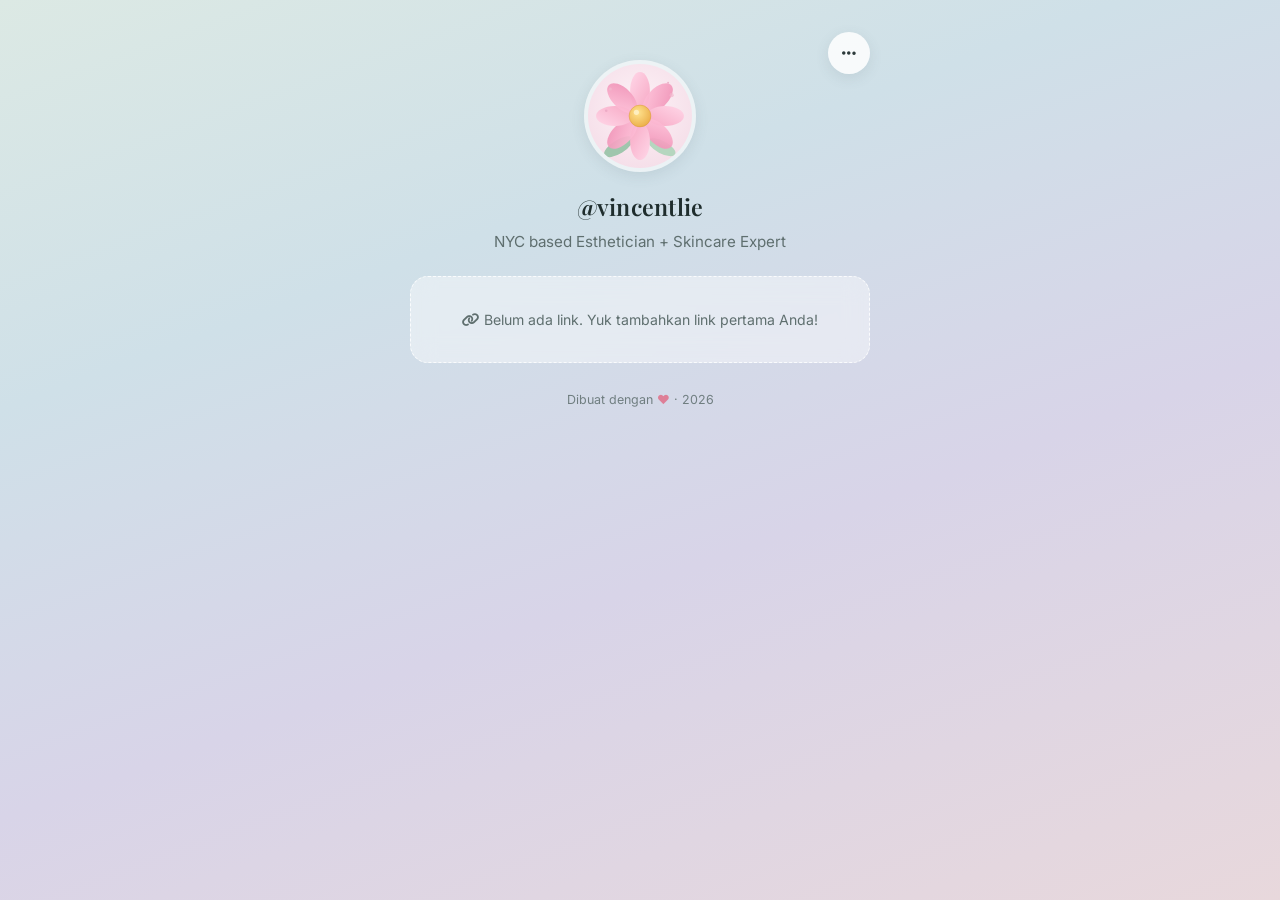
<file: index.html>
<!DOCTYPE html>
<html lang="id">
<head>
    <meta charset="UTF-8">
    <meta name="viewport" content="width=device-width, initial-scale=1.0">
    <title>Vincent Lie | Bio & Official Links</title>
    <meta name="description" content="Koleksi tautan resmi, portofolio, produk, dan media sosial Vincent Lie.">

    <link rel="icon" href="data:image/svg+xml,<svg xmlns=%22http://www.w3.org/2000/svg%22 viewBox=%220%22%200%20100%20100%22><text y=%22.9em%22 font-size=%2290%22>🔗</text></svg>">

    <!-- Google Fonts -->
    <link rel="preconnect" href="https://fonts.googleapis.com">
    <link rel="preconnect" href="https://fonts.gstatic.com" crossorigin>
    <link href="https://fonts.googleapis.com/css2?family=Playfair+Display:wght@500;600;700&family=Inter:wght@300;400;500;600;700&display=swap" rel="stylesheet">

    <!-- FontAwesome Icons -->
    <link rel="stylesheet" href="https://cdnjs.cloudflare.com/ajax/libs/font-awesome/6.5.1/css/all.min.css">

    <!-- Custom CSS -->
    <link rel="stylesheet" href="style.css">
</head>
<body>

    <main class="page-wrapper">
        <div class="profile-card">

            <!-- Tombol menu kanan atas (login / logout / admin) -->
            <button class="menu-btn" id="btn-auth" title="Masuk Admin" aria-label="Menu Admin">
                <i class="fas fa-ellipsis" id="btn-auth-icon"></i>
            </button>

            <!-- Avatar -->
            <div class="avatar-wrapper">
                <img src="" alt="Foto Profil" id="profile-avatar" class="avatar-img">
            </div>

            <!-- Nama & Bio -->
            <h1 class="profile-handle" id="profile-handle">@vincentlie</h1>
            <p class="profile-bio" id="profile-bio">Loading bio...</p>

            <!-- Menu Actions Admin (hanya tampil setelah login) -->
            <div class="admin-bar" id="admin-bar" style="display: none;">
                <button class="admin-chip" id="btn-add-link">
                    <i class="fas fa-plus"></i> Tambah Link
                </button>
                <button class="admin-chip logout" id="btn-logout">
                    <i class="fas fa-right-from-bracket"></i> Keluar
                </button>
            </div>

            <!-- Daftar Link -->
            <nav class="links-list" id="links-container">
                <!-- Link cards di-generate oleh app.js -->
            </nav>

            <!-- Footer kecil -->
            <footer class="page-footer">
                <p>Dibuat dengan <span class="heart">❤</span> · <span id="current-year">2026</span></p>
            </footer>

        </div>
    </main>

    <!-- Modal: Editor Link (Add / Edit) -->
    <div class="modal-backdrop" id="modal-link-editor">
        <div class="modal-dialog">
            <div class="modal-header">
                <h3 id="link-editor-title"><i class="fas fa-plus"></i> Tambah Link</h3>
                <button class="modal-close" data-close="modal-link-editor"><i class="fas fa-times"></i></button>
            </div>
            <div class="modal-body">
                <form id="link-editor-form">
                    <input type="hidden" id="link-id" value="">

                    <div class="form-group">
                        <label for="link-title">Judul Link *</label>
                        <input type="text" id="link-title" placeholder="Misal: Product Recommendations" required>
                    </div>

                    <div class="form-group">
                        <label for="link-url">URL *</label>
                        <input type="url" id="link-url" placeholder="https://contoh.com" required>
                    </div>

                    <div class="form-group">
                        <label for="link-subtitle">Deskripsi Singkat</label>
                        <input type="text" id="link-subtitle" placeholder="Opsional">
                    </div>

                    <label class="checkbox-inline" for="link-highlighted">
                        <input type="checkbox" id="link-highlighted">
                        <span>Tandai sebagai link unggulan</span>
                    </label>

                    <div class="form-actions">
                        <button type="button" class="btn-ghost" id="btn-cancel-link">Batal</button>
                        <button type="submit" class="btn-solid">
                            <i class="fas fa-save"></i> Simpan
                        </button>
                    </div>
                </form>
            </div>
        </div>
    </div>

    <!-- Toast Notification -->
    <div class="toast-container" id="toast-container"></div>

    <!-- Scripts -->
    <script src="data.js"></script>
    <script src="auth.js"></script>
    <script src="app.js"></script>
</body>
</html>
</file>
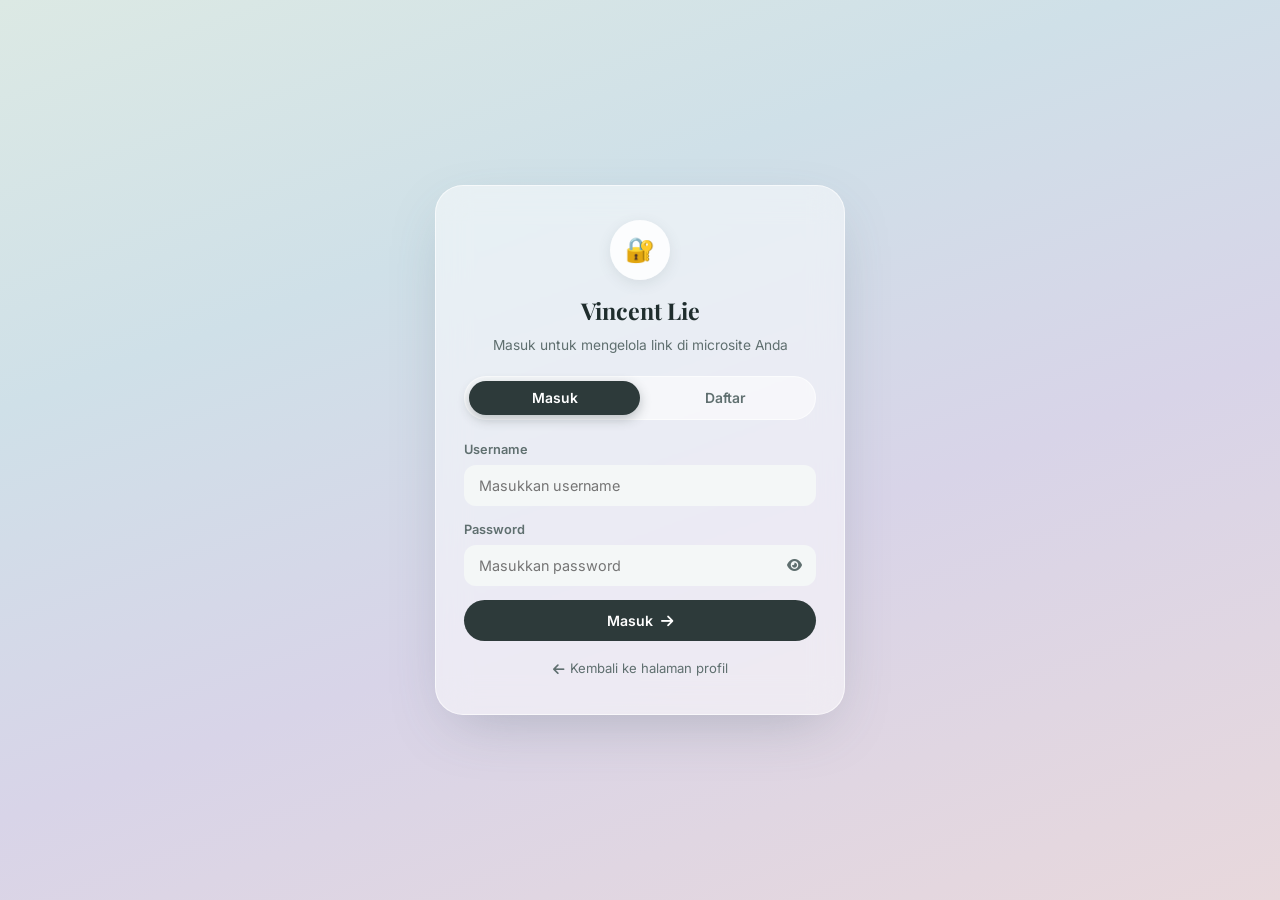
<file: login.html>
<!DOCTYPE html>
<html lang="id">
<head>
    <meta charset="UTF-8">
    <meta name="viewport" content="width=device-width, initial-scale=1.0">
    <title>Masuk | Vincent Lie Links</title>
    <meta name="description" content="Halaman login admin untuk mengelola link microsite.">

    <link rel="icon" href="data:image/svg+xml,<svg xmlns=%22http://www.w3.org/2000/svg%22 viewBox=%220%22%200%20100%20100%22><text y=%22.9em%22 font-size=%2290%22>🔐</text></svg>">

    <!-- Google Fonts -->
    <link rel="preconnect" href="https://fonts.googleapis.com">
    <link rel="preconnect" href="https://fonts.gstatic.com" crossorigin>
    <link href="https://fonts.googleapis.com/css2?family=Playfair+Display:wght@500;600;700&family=Inter:wght@300;400;500;600;700&display=swap" rel="stylesheet">

    <!-- FontAwesome Icons -->
    <link rel="stylesheet" href="https://cdnjs.cloudflare.com/ajax/libs/font-awesome/6.5.1/css/all.min.css">

    <!-- Custom CSS -->
    <link rel="stylesheet" href="style.css">
</head>
<body class="auth-page">

    <main class="auth-wrapper">
        <div class="auth-card">

            <div class="auth-logo">🔐</div>
            <h1 class="auth-title">Vincent Lie</h1>
            <p class="auth-sub">Masuk untuk mengelola link di microsite Anda</p>

            <!-- Tab Switcher -->
            <div class="auth-tabs">
                <button type="button" class="auth-tab active" data-tab="login">Masuk</button>
                <button type="button" class="auth-tab" data-tab="register">Daftar</button>
            </div>

            <!-- Form Login -->
            <form id="login-form" class="auth-form active" novalidate>
                <div class="auth-error"></div>

                <div class="form-group">
                    <label for="login-username">Username</label>
                    <input type="text" id="login-username" placeholder="Masukkan username" autocomplete="username" required>
                </div>

                <div class="form-group">
                    <label for="login-password">Password</label>
                    <div class="password-field">
                        <input type="password" id="login-password" placeholder="Masukkan password" autocomplete="current-password" required>
                        <button type="button" class="toggle-pass" data-target="login-password" aria-label="Tampilkan password">
                            <i class="fas fa-eye"></i>
                        </button>
                    </div>
                </div>

                <button type="submit" class="btn-solid">
                    <span>Masuk</span> <i class="fas fa-arrow-right"></i>
                </button>
            </form>

            <!-- Form Register -->
            <form id="register-form" class="auth-form" novalidate>
                <div class="auth-error"></div>

                <div class="form-group">
                    <label for="register-name">Nama Lengkap</label>
                    <input type="text" id="register-name" placeholder="Misal: Budi Santoso" autocomplete="name">
                </div>

                <div class="form-group">
                    <label for="register-username">Username</label>
                    <input type="text" id="register-username" placeholder="Minimal 3 karakter" autocomplete="username" required>
                </div>

                <div class="form-group">
                    <label for="register-password">Password</label>
                    <div class="password-field">
                        <input type="password" id="register-password" placeholder="Minimal 6 karakter" autocomplete="new-password" required>
                        <button type="button" class="toggle-pass" data-target="register-password" aria-label="Tampilkan password">
                            <i class="fas fa-eye"></i>
                        </button>
                    </div>
                </div>

                <div class="form-group">
                    <label for="register-confirm">Konfirmasi Password</label>
                    <div class="password-field">
                        <input type="password" id="register-confirm" placeholder="Ulangi password" autocomplete="new-password" required>
                        <button type="button" class="toggle-pass" data-target="register-confirm" aria-label="Tampilkan password">
                            <i class="fas fa-eye"></i>
                        </button>
                    </div>
                </div>

                <button type="submit" class="btn-solid">
                    <span>Daftar Sekarang</span> <i class="fas fa-user-plus"></i>
                </button>
            </form>

            <a href="index.html" class="auth-back-link">
                <i class="fas fa-arrow-left"></i> Kembali ke halaman profil
            </a>

        </div>
    </main>

    <script src="auth.js"></script>
</body>
</html>
</file>
<file: style.css>
/* ==========================================================================
   LINKTREE MINIMALIS — Pastel Glassmorphism Design
   ========================================================================== */

:root {
    --font-serif: 'Playfair Display', Georgia, serif;
    --font-sans: 'Inter', -apple-system, BlinkMacSystemFont, 'Segoe UI', Roboto, sans-serif;

    /* Warna pastel lembut seperti Linktree klasik */
    --grad-main: linear-gradient(160deg, #dce9e4 0%, #cfe0e8 30%, #d8d4e8 60%, #e8d8dc 100%);
    --glass: rgba(255, 255, 255, 0.42);
    --glass-strong: rgba(255, 255, 255, 0.65);
    --glass-border: rgba(255, 255, 255, 0.55);

    --text-main: #2d3a3a;
    --text-muted: #5f6f6f;

    --radius-xl: 28px;
    --radius-lg: 18px;
    --radius-full: 9999px;

    --shadow-card: 0 20px 60px -20px rgba(80, 100, 110, 0.35);
    --shadow-btn: 0 4px 14px rgba(80, 100, 110, 0.12);
    --shadow-btn-hover: 0 8px 24px rgba(80, 100, 110, 0.2);

    --transition: all 0.25s cubic-bezier(0.16, 1, 0.3, 1);
}

/* Reset & Base */
* {
    margin: 0;
    padding: 0;
    box-sizing: border-box;
    -webkit-tap-highlight-color: transparent;
}

html { scroll-behavior: smooth; }

body {
    font-family: var(--font-sans);
    background: var(--grad-main);
    background-attachment: fixed;
    color: var(--text-main);
    min-height: 100vh;
    display: flex;
    justify-content: center;
    padding: 32px 16px;
    line-height: 1.5;
}

/* ==========================================================================
   LAYOUT UTAMA
   ========================================================================== */

.page-wrapper {
    width: 100%;
    max-width: 460px;
}

.profile-card {
    position: relative;
    display: flex;
    flex-direction: column;
    align-items: center;
    text-align: center;
}

/* Tombol titik-tiga di kanan atas */
.menu-btn {
    position: absolute;
    top: 0;
    right: 0;
    width: 42px;
    height: 42px;
    border-radius: 50%;
    background: rgba(255, 255, 255, 0.85);
    border: none;
    color: var(--text-main);
    font-size: 1rem;
    cursor: pointer;
    display: flex;
    align-items: center;
    justify-content: center;
    box-shadow: var(--shadow-btn);
    transition: var(--transition);
    z-index: 5;
}

.menu-btn:hover {
    transform: scale(1.08);
    box-shadow: var(--shadow-btn-hover);
}

/* ==========================================================================
   PROFIL
   ========================================================================== */

.avatar-wrapper {
    width: 112px;
    height: 112px;
    margin: 28px 0 18px 0;
    border-radius: 50%;
    padding: 4px;
    background: rgba(255, 255, 255, 0.6);
    box-shadow: var(--shadow-btn);
}

.avatar-img {
    width: 100%;
    height: 100%;
    border-radius: 50%;
    object-fit: cover;
    display: block;
}

.profile-handle {
    font-family: var(--font-serif);
    font-size: 1.45rem;
    font-weight: 600;
    letter-spacing: 0.01em;
    color: #1f2d2d;
    margin-bottom: 6px;
}

.profile-bio {
    font-size: 0.95rem;
    color: var(--text-muted);
    max-width: 320px;
    margin-bottom: 22px;
}

/* ==========================================================================
   ADMIN BAR
   ========================================================================== */

.admin-bar {
    display: flex;
    gap: 8px;
    margin-bottom: 20px;
    flex-wrap: wrap;
    justify-content: center;
}

.admin-chip {
    display: inline-flex;
    align-items: center;
    gap: 6px;
    padding: 8px 16px;
    border-radius: var(--radius-full);
    border: 1px solid rgba(45, 58, 58, 0.15);
    background: rgba(255, 255, 255, 0.7);
    color: var(--text-main);
    font-family: var(--font-sans);
    font-size: 0.8rem;
    font-weight: 600;
    cursor: pointer;
    transition: var(--transition);
}

.admin-chip:hover {
    background: #ffffff;
    transform: translateY(-2px);
    box-shadow: var(--shadow-btn-hover);
}

.admin-chip.logout {
    color: #b04a4a;
    border-color: rgba(176, 74, 74, 0.25);
}

.admin-chip.logout:hover {
    background: #fdf1f1;
}

/* ==========================================================================
   DAFTAR LINK — PILLS KACA
   ========================================================================== */

.links-list {
    width: 100%;
    display: flex;
    flex-direction: column;
    gap: 14px;
}

.link-pill {
    position: relative;
    display: flex;
    align-items: center;
    justify-content: center;
    gap: 10px;
    min-height: 58px;
    padding: 14px 52px;
    background: var(--glass);
    border: 1px solid var(--glass-border);
    border-radius: var(--radius-lg);
    backdrop-filter: blur(12px);
    -webkit-backdrop-filter: blur(12px);
    box-shadow: var(--shadow-btn);
    cursor: pointer;
    text-align: center;
    transition: var(--transition);
    overflow: hidden;
}

.link-pill:hover {
    background: var(--glass-strong);
    transform: translateY(-3px);
    box-shadow: var(--shadow-btn-hover);
}

.link-pill:active {
    transform: translateY(-1px) scale(0.99);
}

.link-pill.highlighted {
    border: 1.5px solid rgba(255, 255, 255, 0.9);
    background: rgba(255, 255, 255, 0.55);
}

.link-pill-title {
    font-family: var(--font-serif);
    font-size: 0.98rem;
    font-weight: 600;
    color: #22303a;
    line-height: 1.35;
}

.link-pill-subtitle {
    display: block;
    font-family: var(--font-sans);
    font-size: 0.74rem;
    font-weight: 400;
    color: var(--text-muted);
    margin-top: 2px;
}

/* Baris titik-tiga di kanan tiap link */
.pill-menu {
    position: absolute;
    right: 16px;
    top: 50%;
    transform: translateY(-50%);
    display: flex;
    align-items: center;
    gap: 4px;
}

/* Tombol Edit & Hapus yang selalu terlihat saat mode admin */
.pill-action {
    width: 30px;
    height: 30px;
    border-radius: 50%;
    border: none;
    background: rgba(255, 255, 255, 0.75);
    color: #4a5a5a;
    cursor: pointer;
    display: flex;
    align-items: center;
    justify-content: center;
    font-size: 0.75rem;
    box-shadow: 0 2px 8px rgba(80, 100, 110, 0.15);
    transition: var(--transition);
}

.pill-action:hover {
    transform: scale(1.12);
    background: #ffffff;
}

.pill-action.edit:hover {
    color: #2e7d6b;
    background: #e8f5f1;
}

.pill-action.delete:hover {
    color: #c0392b;
    background: #fdeeec;
}

/* Beri ruang ekstra di kanan pill saat tombol admin tampil */
.link-pill.admin-actions {
    padding-right: 118px;
    padding-left: 24px;
}

.link-pill.admin-actions .pill-content {
    transform: translateX(0);
}

@media (max-width: 480px) {
    .link-pill.admin-actions {
        padding-right: 104px;
        padding-left: 18px;
    }

    .pill-action {
        width: 27px;
        height: 27px;
        font-size: 0.68rem;
    }

    .pill-menu {
        right: 10px;
        gap: 3px;
    }
}

.pill-dots {
    width: 30px;
    height: 30px;
    border-radius: 50%;
    border: none;
    background: transparent;
    color: #4a5a5a;
    cursor: pointer;
    display: flex;
    align-items: center;
    justify-content: center;
    font-size: 0.8rem;
    transition: var(--transition);
}

.pill-dots:hover {
    background: rgba(255, 255, 255, 0.8);
}

/* Dropdown menu per link (copy, edit, hapus) */
.pill-dropdown {
    position: absolute;
    right: 12px;
    top: calc(100% + 6px);
    background: #ffffff;
    border-radius: 14px;
    box-shadow: 0 12px 32px rgba(40, 60, 70, 0.2);
    padding: 6px;
    min-width: 170px;
    z-index: 20;
    display: none;
    text-align: left;
}

.pill-dropdown.open {
    display: block;
    animation: dropIn 0.18s cubic-bezier(0.16, 1, 0.3, 1);
}

@keyframes dropIn {
    from { opacity: 0; transform: translateY(-6px); }
    to { opacity: 1; transform: translateY(0); }
}

.pill-dropdown button {
    display: flex;
    align-items: center;
    gap: 10px;
    width: 100%;
    padding: 9px 12px;
    background: transparent;
    border: none;
    border-radius: 10px;
    font-family: var(--font-sans);
    font-size: 0.84rem;
    font-weight: 500;
    color: var(--text-main);
    cursor: pointer;
    transition: var(--transition);
}

.pill-dropdown button:hover {
    background: #f0f4f4;
}

.pill-dropdown button.danger {
    color: #c0392b;
}

.pill-dropdown button.danger:hover {
    background: #fdf0ee;
}

.pill-dropdown button i {
    width: 16px;
    text-align: center;
    color: var(--text-muted);
}

.pill-dropdown button.danger i {
    color: #c0392b;
}

/* Empty state */
.empty-links {
    padding: 32px 16px;
    background: var(--glass);
    border: 1px dashed rgba(255, 255, 255, 0.8);
    border-radius: var(--radius-lg);
    color: var(--text-muted);
    font-size: 0.88rem;
    backdrop-filter: blur(12px);
}

/* Tombol tambah link (mobile style ala Linktree) */
.btn-add-link {
    display: flex;
    align-items: center;
    justify-content: center;
    gap: 8px;
    width: 100%;
    min-height: 54px;
    margin-bottom: 4px;
    background: rgba(255, 255, 255, 0.55);
    border: 1.5px dashed rgba(45, 58, 58, 0.3);
    border-radius: var(--radius-lg);
    color: var(--text-main);
    font-family: var(--font-sans);
    font-size: 0.9rem;
    font-weight: 600;
    cursor: pointer;
    transition: var(--transition);
}

.btn-add-link:hover {
    background: rgba(255, 255, 255, 0.8);
    border-style: solid;
}

/* ==========================================================================
   FOOTER
   ========================================================================== */

.page-footer {
    margin-top: 28px;
    font-size: 0.78rem;
    color: var(--text-muted);
    opacity: 0.85;
}

.heart { color: #e0708a; }

/* ==========================================================================
   MODAL (Add / Edit Link)
   ========================================================================== */

.modal-backdrop {
    position: fixed;
    inset: 0;
    background: rgba(50, 65, 70, 0.45);
    backdrop-filter: blur(6px);
    -webkit-backdrop-filter: blur(6px);
    z-index: 100;
    display: flex;
    align-items: center;
    justify-content: center;
    padding: 16px;
    opacity: 0;
    visibility: hidden;
    transition: all 0.25s cubic-bezier(0.16, 1, 0.3, 1);
}

.modal-backdrop.active {
    opacity: 1;
    visibility: visible;
}

.modal-dialog {
    background: #fdfefe;
    border-radius: var(--radius-xl);
    width: 100%;
    max-width: 420px;
    padding: 26px 24px;
    box-shadow: 0 24px 60px -18px rgba(40, 60, 70, 0.4);
    transform: scale(0.94) translateY(16px);
    transition: transform 0.25s cubic-bezier(0.16, 1, 0.3, 1);
    max-height: 90vh;
    overflow-y: auto;
}

.modal-backdrop.active .modal-dialog {
    transform: scale(1) translateY(0);
}

.modal-header {
    display: flex;
    align-items: center;
    justify-content: space-between;
    margin-bottom: 20px;
}

.modal-header h3 {
    font-family: var(--font-serif);
    font-size: 1.2rem;
    font-weight: 700;
    color: #1f2d2d;
    display: flex;
    align-items: center;
    gap: 8px;
}

.modal-close {
    background: #eef3f3;
    border: none;
    color: var(--text-muted);
    width: 32px;
    height: 32px;
    border-radius: 50%;
    cursor: pointer;
    display: flex;
    align-items: center;
    justify-content: center;
    transition: var(--transition);
}

.modal-close:hover {
    background: #e2eaea;
    color: var(--text-main);
}

/* Form */
.form-group {
    margin-bottom: 14px;
    text-align: left;
}

.form-group label {
    display: block;
    font-size: 0.8rem;
    font-weight: 600;
    color: var(--text-muted);
    margin-bottom: 6px;
}

.form-group input {
    width: 100%;
    padding: 11px 14px;
    background: #f4f7f7;
    border: 1.5px solid transparent;
    border-radius: 12px;
    color: var(--text-main);
    font-family: var(--font-sans);
    font-size: 0.9rem;
    outline: none;
    transition: var(--transition);
}

.form-group input:focus {
    border-color: #9ab8b0;
    background: #ffffff;
}

.checkbox-inline {
    display: flex;
    align-items: center;
    gap: 10px;
    padding: 11px 14px;
    background: #f4f7f7;
    border-radius: 12px;
    font-size: 0.85rem;
    color: var(--text-main);
    cursor: pointer;
    margin: 4px 0 18px 0;
}

.checkbox-inline input {
    width: 16px;
    height: 16px;
    accent-color: #5f8d7f;
    cursor: pointer;
}

.form-actions {
    display: flex;
    gap: 10px;
}

.btn-ghost {
    flex: 1;
    padding: 12px;
    background: transparent;
    color: var(--text-muted);
    border: 1.5px solid #dfe8e8;
    border-radius: var(--radius-full);
    font-family: var(--font-sans);
    font-size: 0.88rem;
    font-weight: 600;
    cursor: pointer;
    transition: var(--transition);
}

.btn-ghost:hover {
    background: #f0f4f4;
    color: var(--text-main);
}

.btn-solid {
    flex: 1;
    padding: 12px;
    background: #2d3a3a;
    color: #ffffff;
    border: none;
    border-radius: var(--radius-full);
    font-family: var(--font-sans);
    font-size: 0.88rem;
    font-weight: 600;
    cursor: pointer;
    display: flex;
    align-items: center;
    justify-content: center;
    gap: 8px;
    transition: var(--transition);
}

.btn-solid:hover {
    background: #1f2d2d;
    transform: translateY(-1px);
}

/* ==========================================================================
   TOAST
   ========================================================================== */

.toast-container {
    position: fixed;
    bottom: 24px;
    left: 50%;
    transform: translateX(-50%);
    z-index: 200;
    display: flex;
    flex-direction: column;
    gap: 8px;
    pointer-events: none;
}

.toast {
    display: flex;
    align-items: center;
    gap: 10px;
    background: rgba(35, 48, 48, 0.95);
    color: #ffffff;
    padding: 10px 18px;
    border-radius: var(--radius-full);
    font-size: 0.85rem;
    font-weight: 500;
    box-shadow: 0 12px 30px rgba(30, 45, 45, 0.35);
    animation: toastIn 0.3s cubic-bezier(0.16, 1, 0.3, 1), toastOut 0.3s ease 2.7s forwards;
    pointer-events: auto;
}

.toast i { color: #7fd4b8; }

@keyframes toastIn {
    from { opacity: 0; transform: translateY(16px); }
    to { opacity: 1; transform: translateY(0); }
}

@keyframes toastOut {
    from { opacity: 1; }
    to { opacity: 0; transform: translateY(-8px); }
}

/* ==========================================================================
   RESPONSIVE
   ========================================================================== */

@media (max-width: 480px) {
    body { padding: 20px 14px; }
    .avatar-wrapper { width: 96px; height: 96px; }
    .profile-handle { font-size: 1.3rem; }
    .link-pill { padding: 13px 48px; }
}

/* ==========================================================================
   HALAMAN LOGIN (Pastel Glass)
   ========================================================================== */

.auth-wrapper {
    width: 100%;
    max-width: 410px;
    margin: auto;
    min-height: calc(100vh - 64px);
    display: flex;
    align-items: center;
}

.auth-card {
    width: 100%;
    background: rgba(255, 255, 255, 0.5);
    backdrop-filter: blur(16px);
    -webkit-backdrop-filter: blur(16px);
    border: 1px solid rgba(255, 255, 255, 0.6);
    border-radius: var(--radius-xl);
    padding: 34px 28px;
    box-shadow: var(--shadow-card);
    text-align: center;
}

.auth-logo {
    width: 60px;
    height: 60px;
    margin: 0 auto 14px auto;
    border-radius: 50%;
    background: rgba(255, 255, 255, 0.85);
    display: flex;
    align-items: center;
    justify-content: center;
    font-size: 1.5rem;
    box-shadow: var(--shadow-btn);
}

.auth-title {
    font-family: var(--font-serif);
    font-size: 1.45rem;
    font-weight: 700;
    color: #1f2d2d;
}

.auth-sub {
    font-size: 0.86rem;
    color: var(--text-muted);
    margin: 6px 0 20px 0;
}

.auth-tabs {
    display: flex;
    background: rgba(255, 255, 255, 0.55);
    border: 1px solid rgba(255, 255, 255, 0.6);
    border-radius: var(--radius-full);
    padding: 4px;
    margin-bottom: 20px;
}

.auth-tab {
    flex: 1;
    padding: 9px 0;
    background: transparent;
    border: none;
    border-radius: var(--radius-full);
    color: var(--text-muted);
    font-family: var(--font-sans);
    font-size: 0.87rem;
    font-weight: 600;
    cursor: pointer;
    transition: var(--transition);
}

.auth-tab:hover { color: var(--text-main); }

.auth-tab.active {
    background: #2d3a3a;
    color: #ffffff;
    box-shadow: 0 4px 12px rgba(45, 58, 58, 0.3);
}

.auth-form {
    display: none;
    text-align: left;
}

.auth-form.active {
    display: block;
    animation: fadeInForm 0.3s cubic-bezier(0.16, 1, 0.3, 1);
}

@keyframes fadeInForm {
    from { opacity: 0; transform: translateY(8px); }
    to { opacity: 1; transform: translateY(0); }
}

.auth-error {
    display: none;
    background: rgba(192, 57, 43, 0.1);
    border: 1px solid rgba(192, 57, 43, 0.3);
    color: #c0392b;
    padding: 10px 14px;
    border-radius: 12px;
    font-size: 0.83rem;
    font-weight: 500;
    margin-bottom: 14px;
}

.auth-error.show {
    display: block;
    animation: fadeInForm 0.25s ease;
}

.password-field {
    position: relative;
}

.password-field input {
    padding-right: 44px;
}

.toggle-pass {
    position: absolute;
    right: 6px;
    top: 50%;
    transform: translateY(-50%);
    background: transparent;
    border: none;
    color: var(--text-muted);
    width: 32px;
    height: 32px;
    border-radius: 50%;
    cursor: pointer;
    transition: var(--transition);
}

.toggle-pass:hover {
    color: var(--text-main);
    background: rgba(255, 255, 255, 0.8);
}

.auth-form .btn-solid {
    width: 100%;
    margin-top: 6px;
}

.auth-demo-hint {
    display: flex;
    align-items: center;
    justify-content: center;
    gap: 8px;
    margin-top: 18px;
    padding: 10px 14px;
    background: rgba(255, 255, 255, 0.45);
    border: 1px dashed rgba(45, 58, 58, 0.25);
    border-radius: 12px;
    font-size: 0.79rem;
    color: var(--text-muted);
}

.auth-demo-hint i { color: #d69e2e; }
.auth-demo-hint strong { color: var(--text-main); }

.auth-back-link {
    display: inline-flex;
    align-items: center;
    gap: 6px;
    margin-top: 18px;
    font-size: 0.82rem;
    color: var(--text-muted);
    text-decoration: none;
    transition: var(--transition);
}

.auth-back-link:hover { color: #2d3a3a; }
</file>
